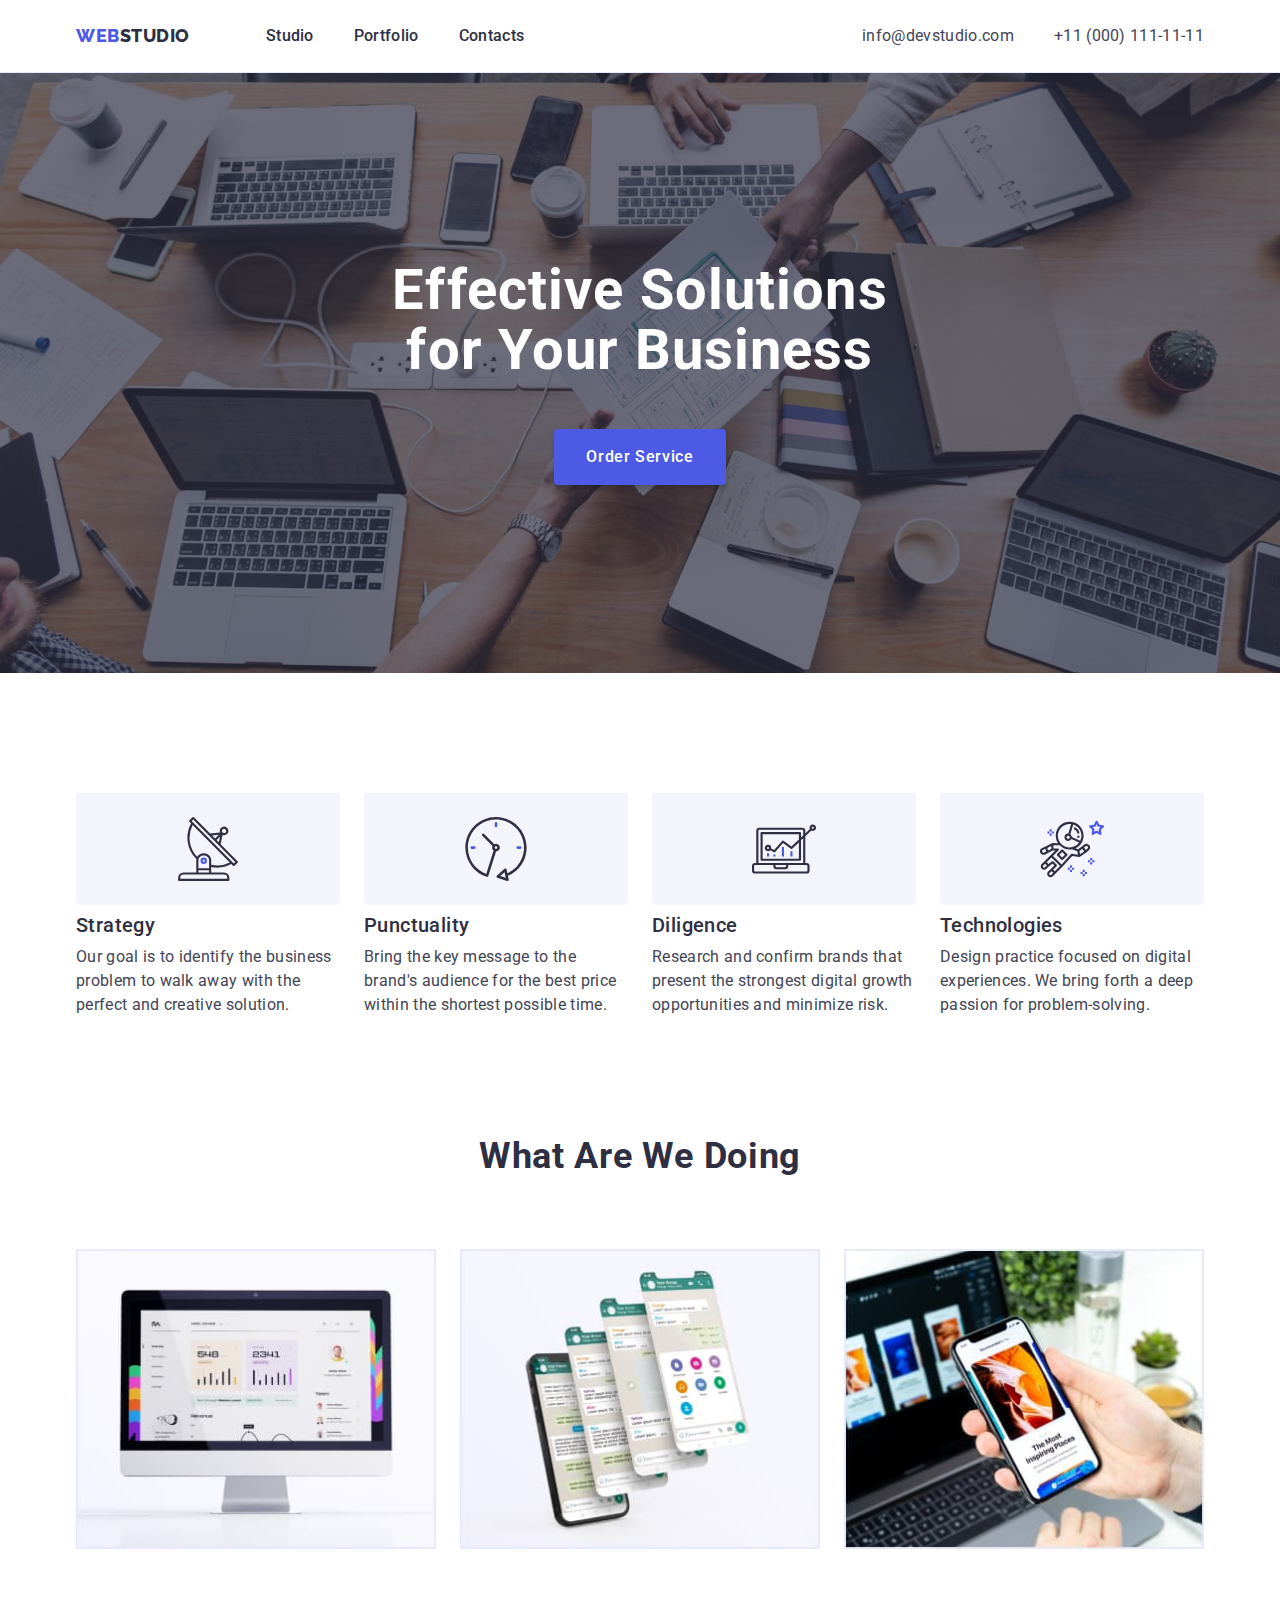
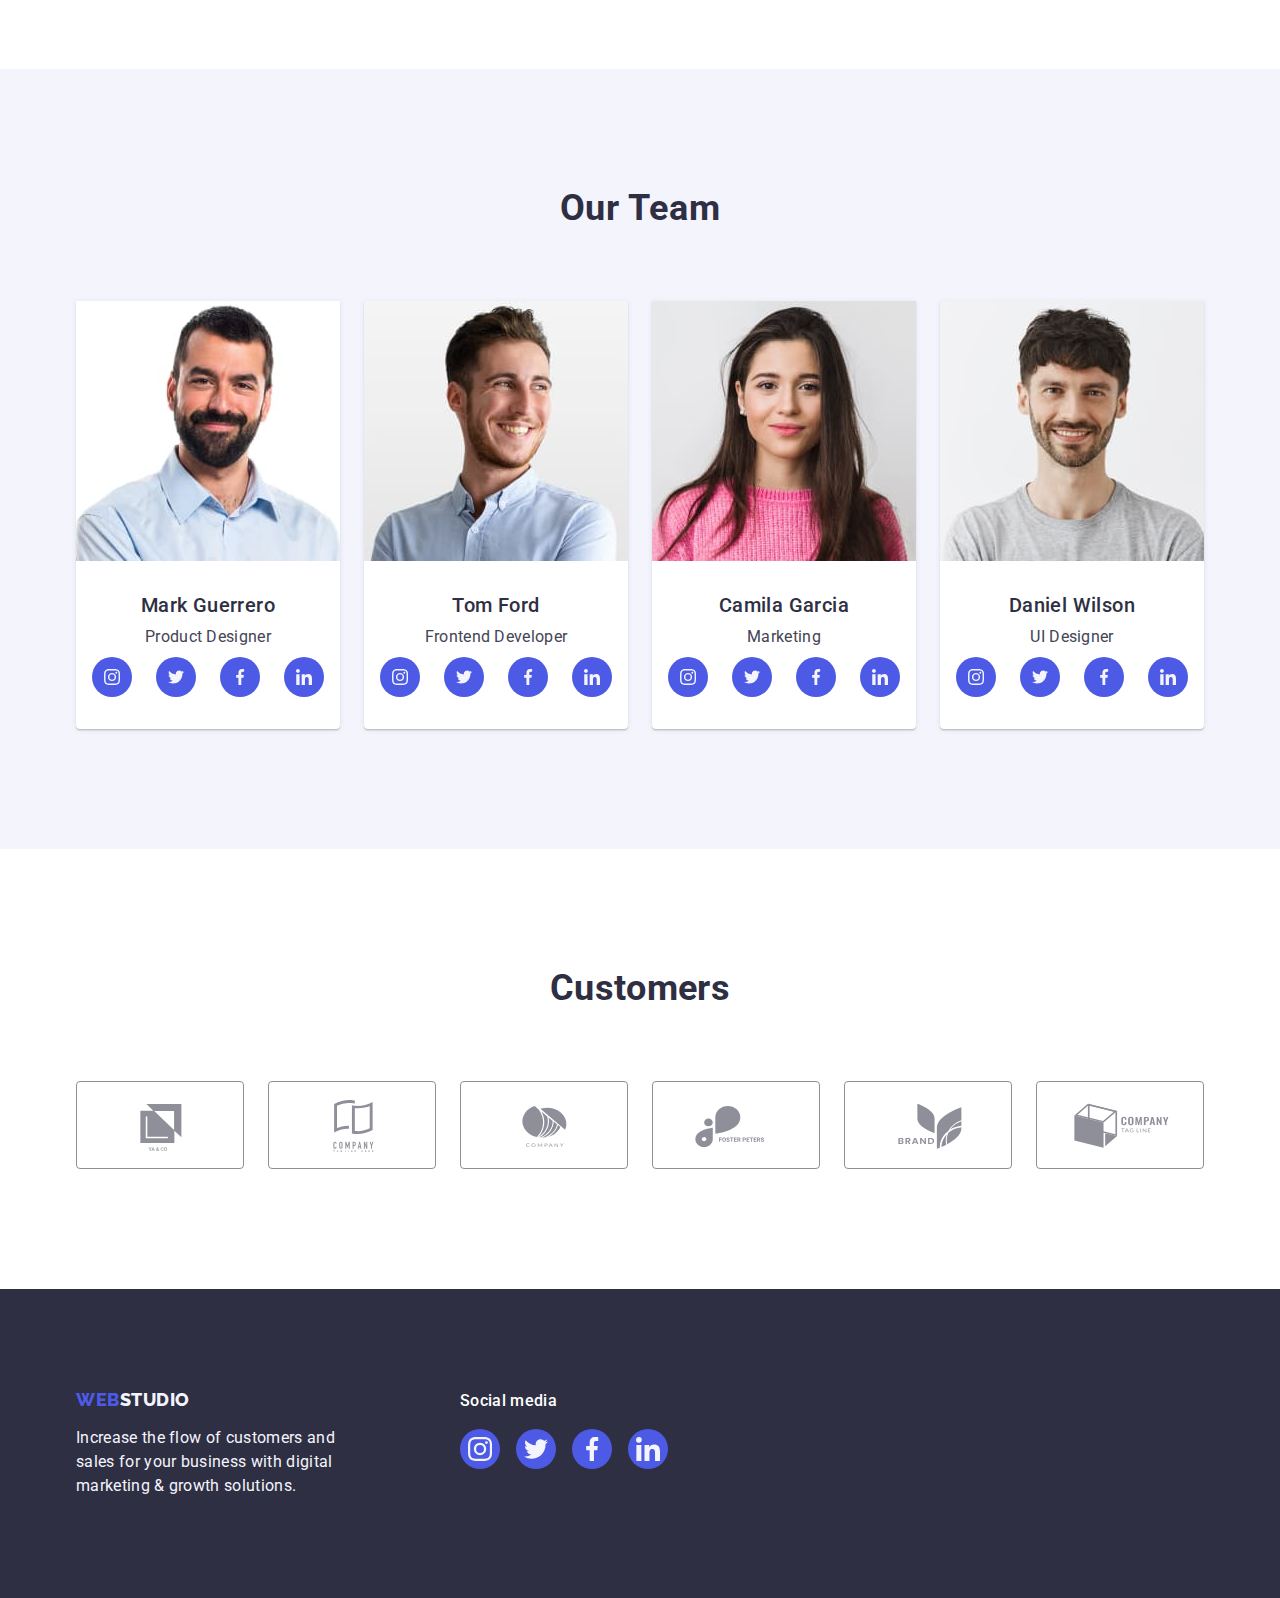
<file: index.html>
<!DOCTYPE html>
<html lang="en">
  <head>
    <meta charset="UTF-8" />
    <meta http-equiv="X-UA-Compatible" content="IE=edge" />
    <meta name="viewport" content="width=device-width, initial-scale=1.0" />
    <title>Document</title>
    <!-- fonts -->
    <link rel="preconnect" href="https://fonts.googleapis.com" />
    <link rel="preconnect" href="https://fonts.gstatic.com" crossorigin />
    <link
      href="https://fonts.googleapis.com/css2?family=Raleway:wght@800&family=Roboto:wght@400;500;700;900&display=swap"
      rel="stylesheet"
    />
    <!-- normalize -->
    <link
      rel="stylesheet"
      href="https://cdn.jsdelivr.net/npm/modern-normalize@1.1.0/modern-normalize.min.css"
    />
    <!-- style css -->
    <link rel="stylesheet" href="./css/style.css" />
  </head>
  <body>
    <!--header-->
    <header class="header">
      <div class="header-container container">
        <nav class="header-nav">
          <a class="logo link header-logo" href="./index.html"
            >Web<span class="span-logo">Studio</span></a
          >
          <ul class="header-list list">
            <li class="header-item">
              <a class="header-link link active" href="./index.html">Studio</a>
            </li>
            <li class="header-item">
              <a class="header-link link" href="./portfolio.html">Portfolio</a>
            </li>
            <li class="header-item">
              <a class="header-link link" href="">Contacts</a>
            </li>
          </ul>
        </nav>
        <address class="header-address">
          <ul class="header-address-list list">
            <li class="header-item">
              <a class="header-contact link" href="mailto:info@devstudio.com"
                >info@devstudio.com</a
              >
            </li>
            <li class="header-item">
              <a class="header-contact link" href="tel:+110001111111"
                >+11 (000) 111-11-11</a
              >
            </li>
          </ul>
        </address>
      </div>
    </header>
    <!--main-->
    <main class="main">
      <!--section hero-->
      <section class="hero">
        <div class="container container-hero">
          <h1 class="hero-title">Effective Solutions for Your Business</h1>
          <button class="hero-button btn" type="button">Order Service</button>
        </div>
      </section>
      <!--section information-->
      <section class="inform">
        <div class="container">
          <h2 class="inform-title" hidden>Values</h2>
          <ul class="inform-list list">
            <li class="inform-item">
              <div class="icon-inform">
                <svg class="featers-icon" width="64" height="64">
                  <use href="./images/icons.svg#antenna"></use>
                </svg>
              </div>
              <h3 class="inform-list-title">Strategy</h3>
              <p class="inform-text">
                Our goal is to identify the business problem to walk away with
                the perfect and creative solution.
              </p>
            </li>

            <li class="inform-item">
              <div class="icon-inform">
                <svg class="featers-icon" width="64" height="64">
                  <use href="./images/icons.svg#clock"></use>
                </svg>
              </div>
              <h3 class="inform-list-title">Punctuality</h3>
              <p class="inform-text">
                Bring the key message to the brand's audience for the best price
                within the shortest possible time.
              </p>
            </li>

            <li class="inform-item">
              <div class="icon-inform">
                <svg class="featers-icon" width="64" height="64">
                  <use href="./images/icons.svg#diagram"></use>
                </svg>
              </div>
              <h3 class="inform-list-title">Diligence</h3>
              <p class="inform-text">
                Research and confirm brands that present the strongest digital
                growth opportunities and minimize risk.
              </p>
            </li>

            <li class="inform-item">
              <div class="icon-inform">
                <svg class="featers-icon" width="64" height="64">
                  <use href="./images/icons.svg#astronaut"></use>
                </svg>
              </div>
              <h3 class="inform-list-title">Technologies</h3>
              <p class="inform-text">
                Design practice focused on digital experiences. We bring forth a
                deep passion for problem-solving.
              </p>
            </li>
          </ul>
        </div>
      </section>
      <!--section product-->
      <section class="product">
        <div class="container">
          <h2 class="product-title title">What are we doing</h2>
          <ul class="product-list list">
            <li class="product-item">
              <img
                class="product-img"
                src="./images/product/img1.jpg"
                alt="computer"
                width="360"
              />
            </li>

            <li class="product-item">
              <img
                class="product-img"
                src="./images/product/img2.jpg"
                alt="screen"
                width="360"
              />
            </li>

            <li class="product-item">
              <img
                class="product-img"
                src="./images/product/img3.jpg"
                alt="aplication"
                width="360"
              />
            </li>
          </ul>
        </div>
      </section>
      <!--section team -->
      <section class="team">
        <div class="container">
          <h2 class="team-title title">Our Team</h2>
          <ul class="team-list list">
            <li class="team-item">
              <div class="card-img">
                <img
                  class="team-img"
                  src="./images/team/img1.jpg"
                  alt="Mark Guerrero Product Designer"
                  width="264"
                />
              </div>

              <div class="card-text">
                <h3 class="team-second-title">Mark Guerrero</h3>
                <p class="team-text">Product Designer</p>
                <ul class="icon-list list">
                  <li class="icon-item">
                    <a
                      class="icon-link team-link link"
                      href=""
                      target="_blank"
                      rel="noopener noreferrer"
                      aria-label="Instagram icon"
                    >
                      <svg class="social-icon" width="16" height="16">
                        <use href="./images/icons.svg#instagram"></use>
                      </svg>
                    </a>
                  </li>

                  <li class="icon-item">
                    <a
                      class="icon-link team-link link"
                      href=""
                      target="_blank"
                      rel="noopener noreferrer"
                      aria-label="Twitter icon"
                    >
                      <svg class="social-icon" width="16" height="16">
                        <use href="./images/icons.svg#twitter"></use>
                      </svg>
                    </a>
                  </li>

                  <li class="icon-item">
                    <a
                      class="icon-link team-link link"
                      href=""
                      target="_blank"
                      rel="noopener noreferrer"
                      aria-label="Facebook icon"
                    >
                      <svg class="social-icon" width="16" height="16">
                        <use href="./images/icons.svg#facebook"></use>
                      </svg>
                    </a>
                  </li>

                  <li class="icon-item">
                    <a
                      class="icon-link team-link link"
                      href=""
                      target="_blank"
                      rel="noopener noreferrer"
                      aria-label="Linkedin icon"
                    >
                      <svg class="social-icon" width="16" height="16">
                        <use href="./images/icons.svg#linkedin"></use>
                      </svg>
                    </a>
                  </li>
                </ul>
              </div>
            </li>

            <li class="team-item">
              <div class="card-img">
                <img
                  class="team-img"
                  src="./images/team/img2.jpg"
                  alt="Tom Ford Frontend Developer"
                  width="264"
                />
              </div>

              <div class="card-text">
                <h3 class="team-second-title">Tom Ford</h3>
                <p class="team-text">Frontend Developer</p>
                <ul class="icon-list list">
                  <li class="icon-item">
                    <a
                      class="icon-link team-link link"
                      href=""
                      target="_blank"
                      rel="noopener noreferrer"
                      aria-label="Instagram icon"
                    >
                      <svg class="social-icon" width="16" height="16">
                        <use href="./images/icons.svg#instagram"></use>
                      </svg>
                    </a>
                  </li>

                  <li class="icon-item">
                    <a
                      class="icon-link team-link link"
                      href=""
                      target="_blank"
                      rel="noopener noreferrer"
                      aria-label="Twitter icon"
                    >
                      <svg class="social-icon" width="16" height="16">
                        <use href="./images/icons.svg#twitter"></use>
                      </svg>
                    </a>
                  </li>

                  <li class="icon-item">
                    <a
                      class="icon-link team-link link"
                      href=""
                      target="_blank"
                      rel="noopener noreferrer"
                      aria-label="Facebook icon"
                    >
                      <svg class="social-icon" width="16" height="16">
                        <use href="./images/icons.svg#facebook"></use>
                      </svg>
                    </a>
                  </li>

                  <li class="icon-item">
                    <a
                      class="icon-link team-link link"
                      href=""
                      target="_blank"
                      rel="noopener noreferrer"
                      aria-label="Linkedin icon"
                    >
                      <svg class="social-icon" width="16" height="16">
                        <use href="./images/icons.svg#linkedin"></use>
                      </svg>
                    </a>
                  </li>
                </ul>
              </div>
            </li>

            <li class="team-item">
              <div class="card-img">
                <img
                  class="team-img"
                  src="./images/team/img3.jpg"
                  alt="Camila Garcia Marketing"
                  width="264"
                />
              </div>

              <div class="card-text">
                <h3 class="team-second-title">Camila Garcia</h3>
                <p class="team-text">Marketing</p>
                <ul class="icon-list list">
                  <li class="icon-item">
                    <a
                      class="icon-link team-link link"
                      href=""
                      target="_blank"
                      rel="noopener noreferrer"
                      aria-label="Instagram icon"
                    >
                      <svg class="social-icon" width="16" height="16">
                        <use href="./images/icons.svg#instagram"></use>
                      </svg>
                    </a>
                  </li>

                  <li class="icon-item">
                    <a
                      class="icon-link team-link link"
                      href=""
                      target="_blank"
                      rel="noopener noreferrer"
                      aria-label="Twitter icon"
                    >
                      <svg class="social-icon" width="16" height="16">
                        <use href="./images/icons.svg#twitter"></use>
                      </svg>
                    </a>
                  </li>

                  <li class="icon-item">
                    <a
                      class="icon-link team-link link"
                      href=""
                      target="_blank"
                      rel="noopener noreferrer"
                      aria-label="Facebook icon"
                    >
                      <svg class="social-icon" width="16" height="16">
                        <use href="./images/icons.svg#facebook"></use>
                      </svg>
                    </a>
                  </li>

                  <li class="icon-item">
                    <a
                      class="icon-link team-link link"
                      href=""
                      target="_blank"
                      rel="noopener noreferrer"
                      aria-label="Linkedin icon"
                    >
                      <svg class="social-icon" width="16" height="16">
                        <use href="./images/icons.svg#linkedin"></use>
                      </svg>
                    </a>
                  </li>
                </ul>
              </div>
            </li>

            <li class="team-item">
              <div class="card-img">
                <img
                  class="team-img"
                  src="./images/team/img4.jpg"
                  alt="Daniel Wilson UI Designer"
                  width="264"
                />
              </div>

              <div class="card-text">
                <h3 class="team-second-title">Daniel Wilson</h3>
                <p class="team-text">UI Designer</p>
                <ul class="icon-list list">
                  <li class="icon-item">
                    <a
                      class="icon-link team-link link"
                      href=""
                      target="_blank"
                      rel="noopener noreferrer"
                      aria-label="Instagram icon"
                    >
                      <svg class="social-icon" width="16" height="16">
                        <use href="./images/icons.svg#instagram"></use>
                      </svg>
                    </a>
                  </li>

                  <li class="icon-item">
                    <a
                      class="icon-link team-link link"
                      href=""
                      target="_blank"
                      rel="noopener noreferrer"
                      aria-label="Twitter icon"
                    >
                      <svg class="social-icon" width="16" height="16">
                        <use href="./images/icons.svg#twitter"></use>
                      </svg>
                    </a>
                  </li>

                  <li class="icon-item">
                    <a
                      class="icon-link team-link link"
                      href=""
                      target="_blank"
                      rel="noopener noreferrer"
                      aria-label="Facebook icon"
                    >
                      <svg class="social-icon" width="16" height="16">
                        <use href="./images/icons.svg#facebook"></use>
                      </svg>
                    </a>
                  </li>

                  <li class="icon-item">
                    <a
                      class="icon-link team-link link"
                      href=""
                      target="_blank"
                      rel="noopener noreferrer"
                      aria-label="Linkedin icon"
                    >
                      <svg class="social-icon" width="16" height="16">
                        <use href="./images/icons.svg#linkedin"></use>
                      </svg>
                    </a>
                  </li>
                </ul>
              </div>
            </li>
          </ul>
        </div>
      </section>
      <!-- section customers -->
      <section class="customers">
        <div class="container">
          <h2 class="customers-title">Customers</h2>
          <ul class="customers-list list">
            <li class="customers-item">
              <a
                class="customers-link link"
                href=""
                target="_blank"
                rel="noopener noreferrer"
                aria-label="Customer"
              >
                <svg class="customers-icon" width="104" height="56">
                  <use href="./images/icons.svg#Logo1"></use>
                </svg>
              </a>
            </li>

            <li class="customers-item">
              <a
                class="customers-link link"
                href=""
                target="_blank"
                rel="noopener noreferrer"
                aria-label="Customer"
              >
                <svg class="customers-icon" width="104" height="56">
                  <use href="./images/icons.svg#Logo2"></use>
                </svg>
              </a>
            </li>

            <li class="customers-item">
              <a
                class="customers-link link"
                href=""
                target="_blank"
                rel="noopener noreferrer"
                aria-label="Customer"
              >
                <svg class="customers-icon" width="104" height="56">
                  <use href="./images/icons.svg#Logo3"></use>
                </svg>
              </a>
            </li>

            <li class="customers-item">
              <a
                class="customers-link link"
                href=""
                target="_blank"
                rel="noopener noreferrer"
                aria-label="Customer"
              >
                <svg class="customers-icon" width="104" height="56">
                  <use href="./images/icons.svg#Logo4"></use>
                </svg>
              </a>
            </li>

            <li class="customers-item">
              <a
                class="customers-link link"
                href=""
                target="_blank"
                rel="noopener noreferrer"
                aria-label="Customer"
              >
                <svg class="customers-icon" width="104" height="56">
                  <use href="./images/icons.svg#Logo5"></use>
                </svg>
              </a>
            </li>

            <li class="customers-item">
              <a
                class="customers-link link"
                href=""
                target="_blank"
                rel="noopener noreferrer"
                aria-label="Customer"
              >
                <svg class="customers-icon" width="104" height="56">
                  <use href="./images/icons.svg#Logo6"></use>
                </svg>
              </a>
            </li>
          </ul>
        </div>
      </section>
    </main>
    <!--footer-->
    <footer class="footer">
      <div class="container footer-conteiner">
        <div class="footer-left">
          <a class="logo link logo-footer" href="./index.html"
            >Web<span class="span-footer-logo">Studio</span></a
          >
          <p class="footer-text">
            Increase the flow of customers and sales for your business with
            digital marketing & growth solutions.
          </p>
        </div>

        <div class="footer-right">
          <p class="footer-second-text">Social media</p>
          <ul class="icon-list icon-list-footer list">
            <li class="icon-item">
              <a
                class="icon-link footer-link link"
                href=""
                target="_blank"
                rel="noopener noreferrer"
                aria-label="Instagram icon"
              >
                <svg class="social-icon" width="24" height="24">
                  <use href="./images/icons.svg#instagram"></use>
                </svg>
              </a>
            </li>

            <li class="icon-item">
              <a
                class="icon-link footer-link link"
                href=""
                target="_blank"
                rel="noopener noreferrer"
                aria-label="Twitter icon"
              >
                <svg class="social-icon" width="24" height="24">
                  <use href="./images/icons.svg#twitter"></use>
                </svg>
              </a>
            </li>

            <li class="icon-item">
              <a
                class="icon-link footer-link link"
                href=""
                target="_blank"
                rel="noopener noreferrer"
                aria-label="Facebook icon"
              >
                <svg class="social-icon" width="24" height="24">
                  <use href="./images/icons.svg#facebook"></use>
                </svg>
              </a>
            </li>

            <li class="icon-item">
              <a
                class="icon-link footer-link link"
                href=""
                target="_blank"
                rel="noopener noreferrer"
                aria-label="Linkedin icon"
              >
                <svg class="social-icon" width="24" height="24">
                  <use href="./images/icons.svg#linkedin"></use>
                </svg>
              </a>
            </li>
          </ul>
        </div>
      </div>
    </footer>
  </body>
</html>
</file>
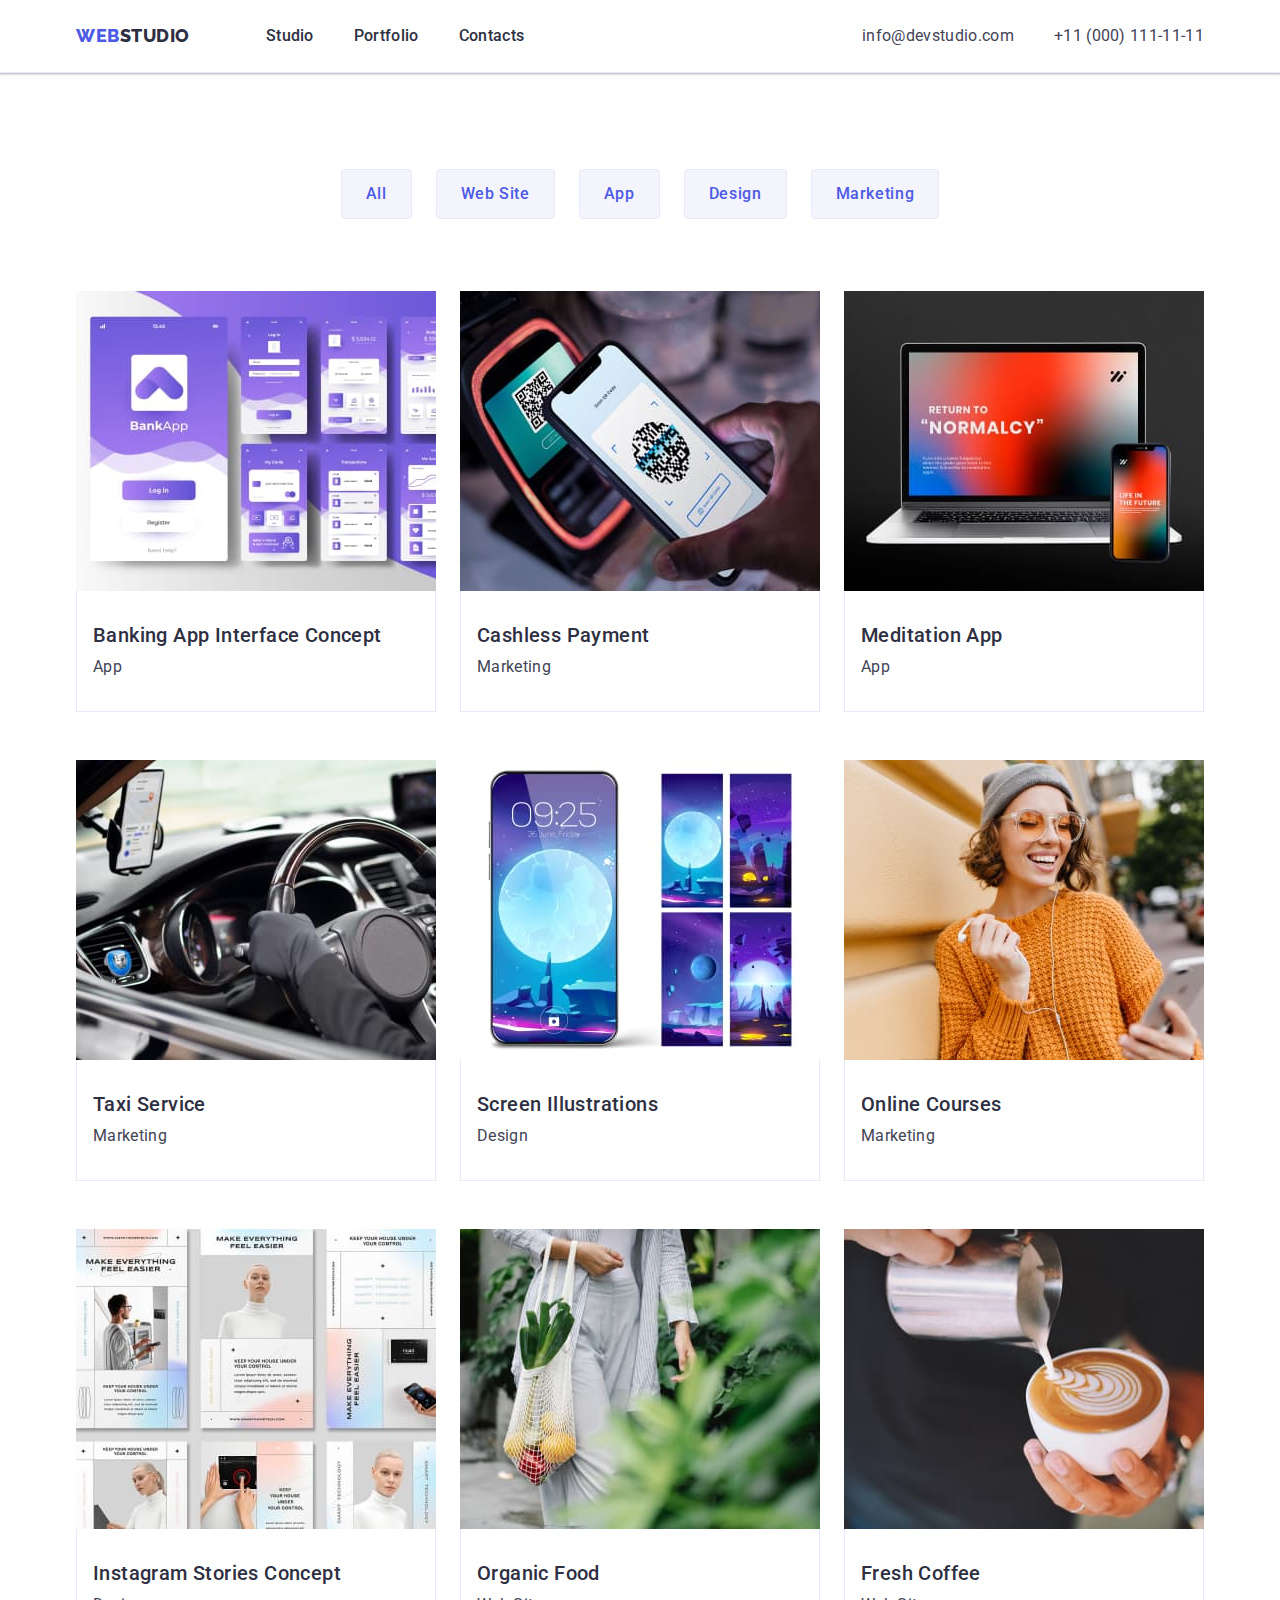
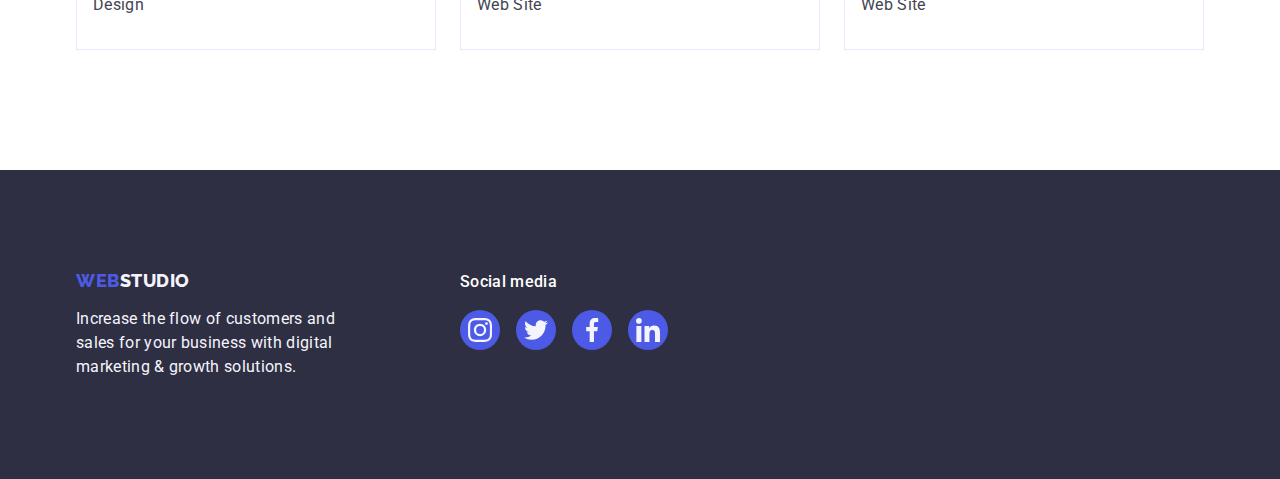
<file: portfolio.html>
<!DOCTYPE html>
<html lang="en">
  <head>
    <meta charset="UTF-8" />
    <meta http-equiv="X-UA-Compatible" content="IE=edge" />
    <meta name="viewport" content="width=device-width, initial-scale=1.0" />
    <title>Document</title>
    <!-- fonts -->
    <link rel="preconnect" href="https://fonts.googleapis.com" />
    <link rel="preconnect" href="https://fonts.gstatic.com" crossorigin />
    <link
      href="https://fonts.googleapis.com/css2?family=Raleway:wght@800&family=Roboto:wght@400;500;700;900&display=swap"
      rel="stylesheet"
    />
    <!-- normalize -->
    <link
      rel="stylesheet"
      href="https://cdn.jsdelivr.net/npm/modern-normalize@1.1.0/modern-normalize.min.css"
    />
    <!-- style.css -->
    <link rel="stylesheet" href="./css/style.css" />
  </head>
  <body>
    <!--header-->
    <header class="header">
      <div class="header-container container">
        <nav class="header-nav">
          <a class="logo link header-logo" href="./index.html"
            >Web<span class="span-logo">Studio</span></a
          >
          <ul class="header-list list">
            <li class="header-item">
              <a class="header-link link" href="./index.html">Studio</a>
            </li>
            <li class="header-item">
              <a class="header-link link active" href="./portfolio.html"
                >Portfolio</a
              >
            </li>
            <li class="header-item">
              <a class="header-link link" href="">Contacts</a>
            </li>
          </ul>
        </nav>
        <address class="header-address">
          <ul class="header-address-list list">
            <li class="header-item">
              <a class="header-contact link" href="mailto:info@devstudio.com"
                >info@devstudio.com</a
              >
            </li>
            <li class="header-item">
              <a class="header-contact link" href="tel:+110001111111"
                >+11 (000) 111-11-11</a
              >
            </li>
          </ul>
        </address>
      </div>
    </header>
    <!-- main -->
    <main>
      <section class="portfolio">
        <div class="container">
          <h1 class="portfolio-title" hidden>Portfolio</h1>

          <ul class="list list-btn">
            <li class="portfolio-item-btn">
              <button class="portfolio-btn btn" type="button">All</button>
            </li>
            <li class="portfolio-item-btn">
              <button class="portfolio-btn btn" type="button">Web Site</button>
            </li>
            <li class="portfolio-item-btn">
              <button class="portfolio-btn btn" type="button">App</button>
            </li>
            <li class="portfolio-item-btn">
              <button class="portfolio-btn btn" type="button">Design</button>
            </li>
            <li class="portfolio-item-btn">
              <button class="portfolio-btn btn" type="button">Marketing</button>
            </li>
          </ul>

          <ul class="list portfolio-list">
            <li class="portfolio-item">
              <a class="link portfolio-link" href="">
                <div>
                  <img
                    class="portfolio-img"
                    src="./images/portfolio/img1.jpg"
                    alt="Banking App Interface Concept"
                    width="360"
                  />
                </div>
                <div class="inform-portfolio">
                  <h2 class="portfolio-third-title">
                    Banking App Interface Concept
                  </h2>
                  <p class="portfolio-text">App</p>
                </div>
              </a>
            </li>

            <li class="portfolio-item">
              <a class="link portfolio-link" href="">
                <div>
                  <img
                    class="portfolio-img"
                    src="./images/portfolio/img2.jpg"
                    alt="Cashless Payment"
                    width="360"
                  />
                </div>
                <div class="inform-portfolio">
                  <h2 class="portfolio-third-title">Cashless Payment</h2>
                  <p class="portfolio-text">Marketing</p>
                </div>
              </a>
            </li>

            <li class="portfolio-item">
              <a class="link portfolio-link" href="">
                <div>
                  <img
                    class="portfolio-img"
                    src="./images/portfolio/img3.jpg"
                    alt="Meditation"
                    width="360"
                  />
                </div>
                <div class="inform-portfolio">
                  <h2 class="portfolio-third-title">Meditation App</h2>
                  <p class="portfolio-text">App</p>
                </div>
              </a>
            </li>

            <li class="portfolio-item">
              <a class="link portfolio-link" href="">
                <div>
                  <img
                    class="portfolio-img"
                    src="./images/portfolio/img4.jpg"
                    alt="Taxi Service"
                    width="360"
                  />
                </div>
                <div class="inform-portfolio">
                  <h2 class="portfolio-third-title">Taxi Service</h2>
                  <p class="portfolio-text">Marketing</p>
                </div>
              </a>
            </li>

            <li class="portfolio-item">
              <a class="link portfolio-link" href="">
                <div>
                  <img
                    class="portfolio-img"
                    src="./images/portfolio/img5.jpg"
                    alt="Screen Illustrations"
                    width="360"
                  />
                </div>
                <div class="inform-portfolio">
                  <h2 class="portfolio-third-title">Screen Illustrations</h2>
                  <p class="portfolio-text">Design</p>
                </div>
              </a>
            </li>

            <li class="portfolio-item">
              <a class="link portfolio-link" href="">
                <div>
                  <img
                    class="portfolio-img"
                    src="./images/portfolio/img6.jpg"
                    alt="Online Courses"
                    width="360"
                  />
                </div>
                <div class="inform-portfolio">
                  <h2 class="portfolio-third-title">Online Courses</h2>
                  <p class="portfolio-text">Marketing</p>
                </div>
              </a>
            </li>

            <li class="portfolio-item">
              <a class="link portfolio-link" href="">
                <div>
                  <img
                    class="portfolio-img"
                    src="./images/portfolio/img7.jpg"
                    alt="Instagram Stories Concept"
                    width="360"
                  />
                </div>
                <div class="inform-portfolio">
                  <h2 class="portfolio-third-title">
                    Instagram Stories Concept
                  </h2>
                  <p class="portfolio-text">Design</p>
                </div>
              </a>
            </li>

            <li class="portfolio-item">
              <a class="link portfolio-link" href="">
                <div>
                  <img
                    class="portfolio-img"
                    src="./images/portfolio/img8.jpg"
                    alt="Organic Food"
                    width="360"
                  />
                </div>
                <div class="inform-portfolio">
                  <h2 class="portfolio-third-title">Organic Food</h2>
                  <p class="portfolio-text">Web Site</p>
                </div>
              </a>
            </li>

            <li class="portfolio-item">
              <a class="link portfolio-link" href="">
                <div>
                  <img
                    class="portfolio-img"
                    src="./images/portfolio/img9.jpg"
                    alt="Fresh Coffee"
                    width="360"
                  />
                </div>
                <div class="inform-portfolio">
                  <h2 class="portfolio-third-title">Fresh Coffee</h2>
                  <p class="portfolio-text">Web Site</p>
                </div>
              </a>
            </li>
          </ul>
        </div>
      </section>
    </main>
    <!--footer-->
    <footer class="footer">
      <div class="container footer-conteiner">
        <div class="footer-left">
          <a class="logo link logo-footer" href="./index.html"
            >Web<span class="span-footer-logo">Studio</span></a
          >
          <p class="footer-text">
            Increase the flow of customers and sales for your business with
            digital marketing & growth solutions.
          </p>
        </div>

        <div class="footer-right">
          <p class="footer-second-text">Social media</p>
          <ul class="icon-list icon-list-footer list">
            <li class="icon-item">
              <a
                class="icon-link footer-link link"
                href=""
                target="_blank"
                rel="noopener noreferrer"
                aria-label="Instagram icon"
              >
                <svg class="social-icon" width="24" height="24">
                  <use href="./images/icons.svg#instagram"></use>
                </svg>
              </a>
            </li>

            <li class="icon-item">
              <a
                class="icon-link footer-link link"
                href=""
                target="_blank"
                rel="noopener noreferrer"
                aria-label="Twitter icon"
              >
                <svg class="social-icon" width="24" height="24">
                  <use href="./images/icons.svg#twitter"></use>
                </svg>
              </a>
            </li>

            <li class="icon-item">
              <a
                class="icon-link footer-link link"
                href=""
                target="_blank"
                rel="noopener noreferrer"
                aria-label="Facebook icon"
              >
                <svg class="social-icon" width="24" height="24">
                  <use href="./images/icons.svg#facebook"></use>
                </svg>
              </a>
            </li>

            <li class="icon-item">
              <a
                class="icon-link footer-link link"
                href=""
                target="_blank"
                rel="noopener noreferrer"
                aria-label="Linkedin icon"
              >
                <svg class="social-icon" width="24" height="24">
                  <use href="./images/icons.svg#linkedin"></use>
                </svg>
              </a>
            </li>
          </ul>
        </div>
      </div>
    </footer>
  </body>
</html>
</file>
<file: css/style.css>
:root {
  --primary-text-color: #434455;
  --secondary-text-color: #2e2f42;
  --btn--logo-color: #4d5ae5;
  --acent-color: #404bbf;
  --white-color: #ffffff;
  --light-color: #f4f4fd;
  --border: #e7e9fc;
  --acent-bg-icon: #31d0aa;
  --customers-color: rgba(142, 143, 153, 1);
  --customers-link: #8e8f99;
}

body {
  color: var(--primary-text-color);
  background-color: var(--white-color);
  font-family: "Roboto", sans-serif;
  font-size: 16px;
  line-height: 1.5;
  letter-spacing: 0.02em;
}

h1,
h2,
h3,
h4,
h5,
h6,
p,
ul {
  margin: 0;
}

img {
  display: block;
  max-width: 100%;
  height: auto;
}

/* utilities */

.list {
  padding: 0;
  margin: 0;

  list-style: none;
}

.container {
  width: 1158px;
  padding-right: 15px;
  padding-left: 15px;
  margin-right: auto;
  margin-left: auto;
}

.logo {
  color: var(--btn--logo-color);
  font-family: "Raleway", sans-serif;
  font-weight: 800;
  font-size: 18px;
  line-height: 1.17;
  letter-spacing: 0.03em;
  text-transform: uppercase;
}

.link {
  text-decoration: none;
}

.title {
  color: var(--secondary-text-color);
  font-weight: 700;
  font-size: 36px;
  line-height: 1.11;
  letter-spacing: 0.02em;
  text-align: center;
  text-transform: capitalize;
}

.btn {
  display: inline-block;
  border-radius: 4px;

  cursor: pointer;
  font-family: "Roboto", sans-serif;
  text-align: center;
  font-weight: 500;
  font-size: 16px;
  line-height: 1.5;
  letter-spacing: 0.04em;
}

/* Header */
.header {
  border-bottom: 1px solid var(--border);
  box-shadow: 0px 2px 1px rgba(46, 47, 66, 0.08),
    0px 1px 1px rgba(46, 47, 66, 0.16), 0px 1px 6px rgba(46, 47, 66, 0.08);
}

.header-container {
  display: flex;
}

.header-nav {
  display: flex;
  margin-right: auto;
  align-items: center;
}

.header-logo {
  padding-top: 24px;
  padding-bottom: 24px;
  margin-right: 76px;
}

.span-logo {
  color: var(--secondary-text-color);
}

.header-list {
  display: flex;
  gap: 40px;
}

.header-item {
}

.header-link:hover,
.header-link:focus,
.header-contact:hover,
.header-contact:focus {
  color: var(--acent-color);
}

.header-link {
  display: block;
  padding-top: 24px;
  padding-bottom: 24px;

  color: var(--secondary-text-color);
  font-weight: 500;
}

.header-address {
  font-style: normal;
}

.header-address-list {
  display: flex;
  gap: 40px;
}

.header-contact {
  display: block;
  padding-top: 24px;
  padding-bottom: 24px;

  color: var(--primary-text-color);
}

/* main */

/* hero section */

.hero {
  max-width: 1440px;
  height: 600px;
  padding-top: 188px;
  padding-bottom: 188px;
  margin-right: auto;
  margin-left: auto;
  background-image: linear-gradient(
      rgba(46, 47, 66, 0.7),
      rgba(46, 47, 66, 0.7)
    ),
    url(../images/hero/img1.jpg);
  background-size: cover;
  background-repeat: no-repeat;
  background-position: center;

  background-color: rgba(46, 47, 66, 0.7);
}

.container-hero {
  text-align: center;
}

.hero-title {
  max-width: 496px;
  margin-bottom: 48px;
  margin-left: auto;
  margin-right: auto;

  color: var(--white-color);
  font-weight: 700;
  font-size: 56px;
  line-height: 1.07;
  letter-spacing: 0.02em;
}

.hero-button {
  display: block;
  margin-right: auto;
  margin-left: auto;
  padding: 16px 32px;
  min-width: 169px;
  height: 56px;
  border: none;
  box-shadow: 0px 4px 4px rgba(0, 0, 0, 0.15);

  background: var(--btn--logo-color);
  color: var(--white-color);
}

.hero-button:hover,
.hero-button:focus {
  box-shadow: 0px 4px 4px rgba(0, 0, 0, 0.15);

  background-color: var(--acent-color);
}

/* inform section */

.inform {
  padding-top: 120px;
  padding-bottom: 120px;
}

.inform-list {
  display: flex;
  gap: 24px;
}

.inform-item {
  max-width: 264px;
  flex-basis: calc((100% - 72px) / 4);
}

.inform-list-title {
  margin-bottom: 8px;

  color: var(--secondary-text-color);
  font-weight: 500;
  font-size: 20px;
  letter-spacing: 0.02em;
  line-height: 1.2;
}

/* inform icons */

.icon-inform {
  display: flex;
  align-items: center;
  justify-content: center;
  margin-bottom: 8px;
  padding: 24px 100px;
  border-radius: 4px;

  background-color: var(--light-color);
}

/* product section */

.product {
  padding-bottom: 120px;
}

.product-title {
  margin-bottom: 72px;
}

.product-list {
  display: flex;
  gap: 24px;
}

.product-item {
  border: 1px solid var(--border);
}

/* team section */

.team {
  padding-top: 120px;
  padding-bottom: 120px;

  background-color: var(--light-color);
}

.team-title {
  margin-bottom: 72px;
}

.team-list {
  display: flex;
  gap: 24px;
}

.team-item {
  flex-basis: calc((100% - 72px) / 4);
  border-radius: 0px 0px 4px 4px;
  box-shadow: 0px 1px 6px rgba(46, 47, 66, 0.08),
    0px 1px 1px rgba(46, 47, 66, 0.16), 0px 2px 1px rgba(46, 47, 66, 0.08);

  background-color: var(--white-color);
}

.card-text {
  padding: 32px 0;
}

.team-second-title {
  margin-bottom: 8px;

  color: var(--secondary-text-color);
  font-weight: 500;
  font-size: 20px;
  line-height: 1.2;
  letter-spacing: 0.02em;
  text-align: center;
}

.team-text {
  margin-bottom: 8px;

  color: var(--primary-text-color);
  text-align: center;
}

/* social icons */

.icon-list {
  display: flex;
  gap: 24px;
  justify-content: center;
  align-items: center;
}

.icon-link {
  display: flex;
  justify-content: center;
  align-items: center;
  width: 40px;
  height: 40px;
  border-radius: 50%;

  background-color: var(--btn--logo-color);
}

.social-icon {
  fill: var(--light-color);
}

.team-link:hover,
.team-link:focus {
  background-color: var(--acent-color);
}

/* customers section */

.customers {
  padding-top: 120px;
  padding-bottom: 120px;
}

.customers-title {
  margin-bottom: 72px;
  text-align: center;

  color: var(--secondary-text-color);
  font-weight: 700;
  font-size: 36px;
  line-height: 1.1;
}

.customers-list {
  display: flex;
  gap: 24px;
}

.customers-item {
  width: 168px;
  height: 88px;
}

.customers-link {
  display: flex;
  text-align: center;
  justify-content: center;
  align-items: center;
  width: 100%;
  height: 100%;
  border: 1px solid var(--customers-link);
  border-radius: 4px;

  color: var(--customers-link);
}

.customers-link:hover,
.customers-link:focus {
  border: 1px solid var(--acent-color);
  border-radius: 4px;

  color: var(--acent-color);
}

/* customers icon */

.customers-icon {
  fill: currentColor;
}

/* footer */
.footer-conteiner {
  display: flex;
  align-items: baseline;
}

.footer {
  padding-top: 100px;
  padding-bottom: 100px;

  background-color: var(--secondary-text-color);
}

.footer-left {
  margin-right: 120px;
}

.logo-footer {
  display: inline-block;
  margin-bottom: 16px;
}

.span-footer-logo {
  color: var(--light-color);
}

.footer-text {
  width: 264px;

  color: var(--light-color);
}

.footer-second-text {
  margin-bottom: 16px;

  color: var(--white-color);
  font-weight: 500;
  letter-spacing: 0.02em;
}

/* footer icons */
.icon-list-footer {
  gap: 16px;
}

.footer-link:hover,
.footer-link:focus {
  background-color: var(--acent-bg-icon);
}

/* portfolio */

.portfolio {
  padding-top: 96px;
  padding-bottom: 120px;
}

.list-btn {
  display: flex;
  margin-bottom: 72px;
  justify-content: center;
  gap: 24px;
}

.portfolio-item-btn {
  border-radius: 4px;
}

.portfolio-btn {
  padding: 12px 24px;
  min-width: 69px;
  border: 1px solid var(--border);

  background-color: var(--light-color);
  color: var(--btn--logo-color);
}

.portfolio-btn:hover,
.portfolio-btn:focus {
  box-shadow: 0px 3px 1px rgba(0, 0, 0, 0.1), 0px 2px 1px rgba(0, 0, 0, 0.08),
    0px 2px 2px rgba(0, 0, 0, 0.12);

  background-color: var(--acent-color);
  color: var(--white-color);
  border: 1px solid transparent;
}

.portfolio-list {
  display: flex;
  flex-wrap: wrap;
  row-gap: 48px;
  column-gap: 24px;
}

.portfolio-item {
  flex-basis: calc((100% - 48px) / 3);
}

.portfolio-link {
  display: block;
}

.portfolio-link:hover,
.portfolio-link:focus {
  box-shadow: 0px 1px 6px rgba(46, 47, 66, 0.08),
    0px 1px 1px rgba(46, 47, 66, 0.16), 0px 2px 1px rgba(46, 47, 66, 0.08);
}

.inform-portfolio {
  padding: 32px 16px;
  border: 1px solid var(--border);
  border-top: none;
}

.portfolio-third-title {
  margin-bottom: 8px;

  color: var(--secondary-text-color);
  font-weight: 500;
  font-size: 20px;
  line-height: 1.2;
  letter-spacing: 0.02em;
  text-decoration: none;
}

.portfolio-text {
  color: var(--primary-text-color);
}
</file>
